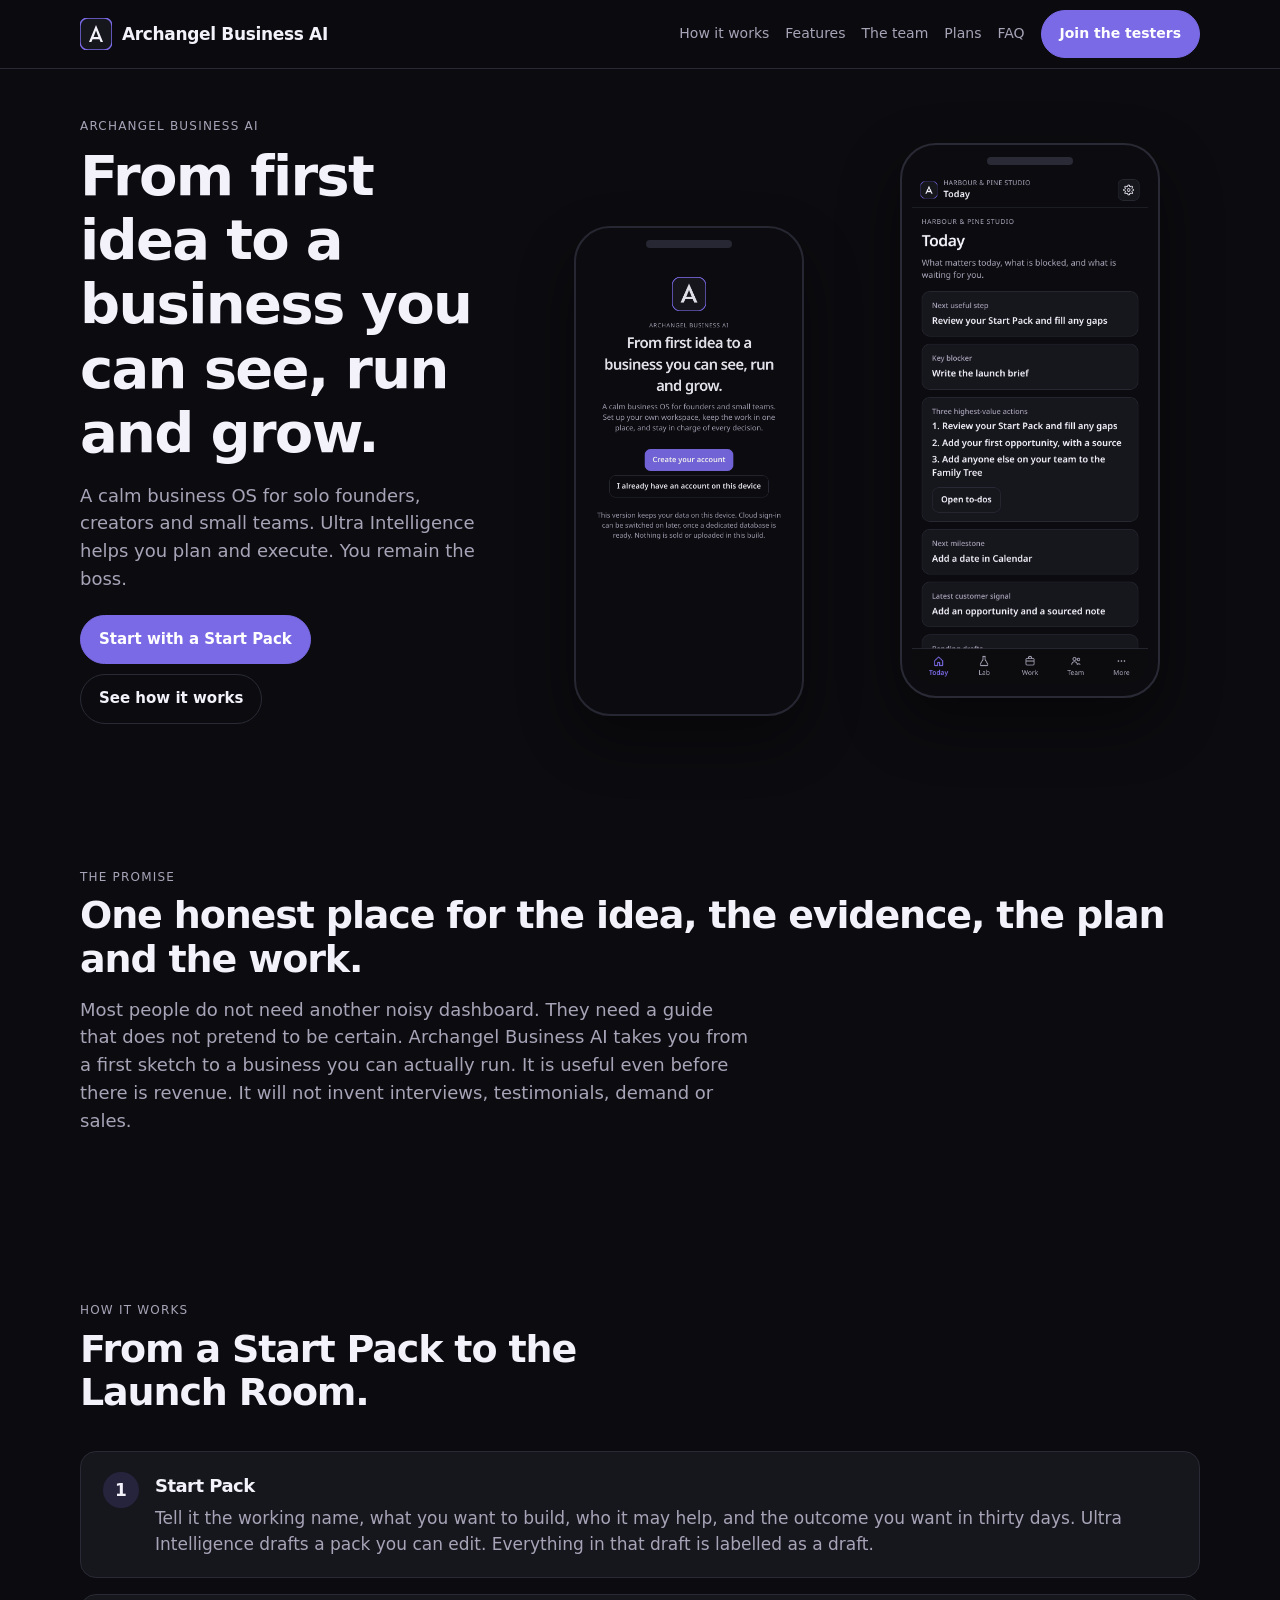
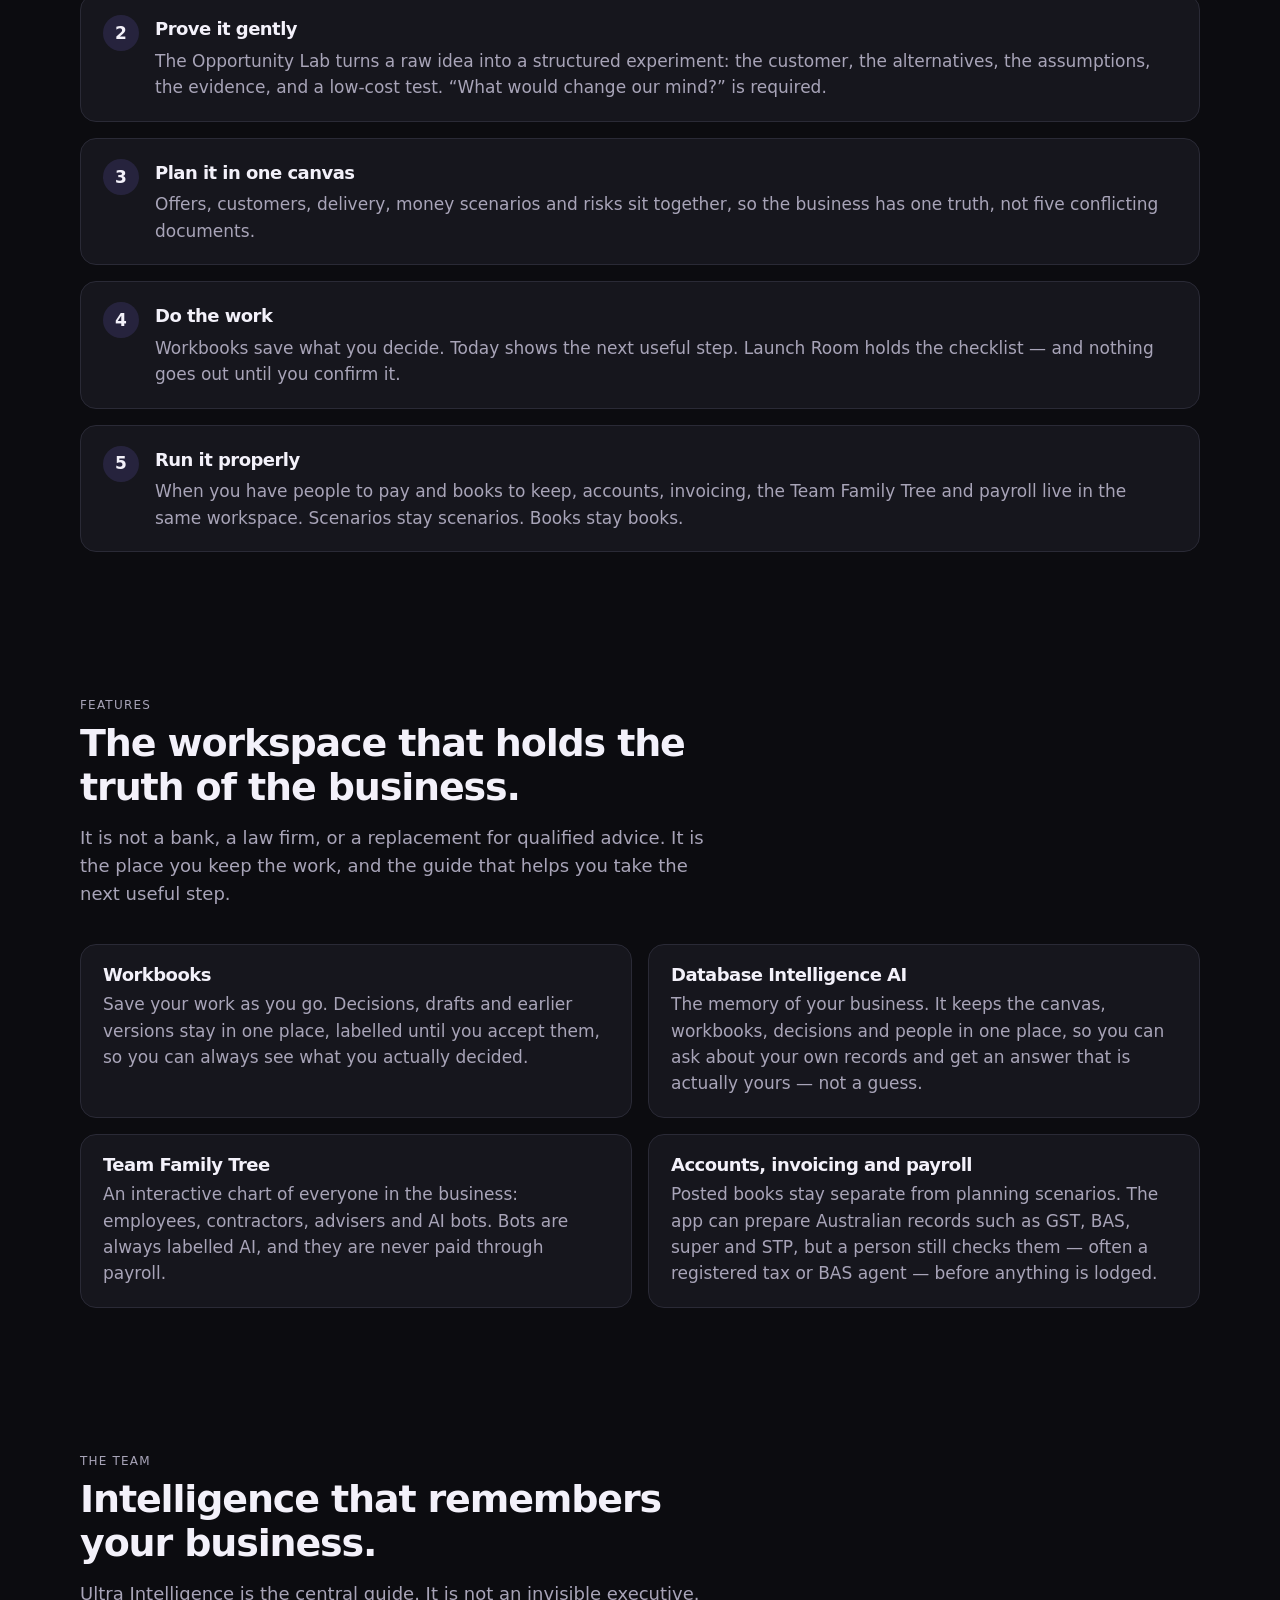
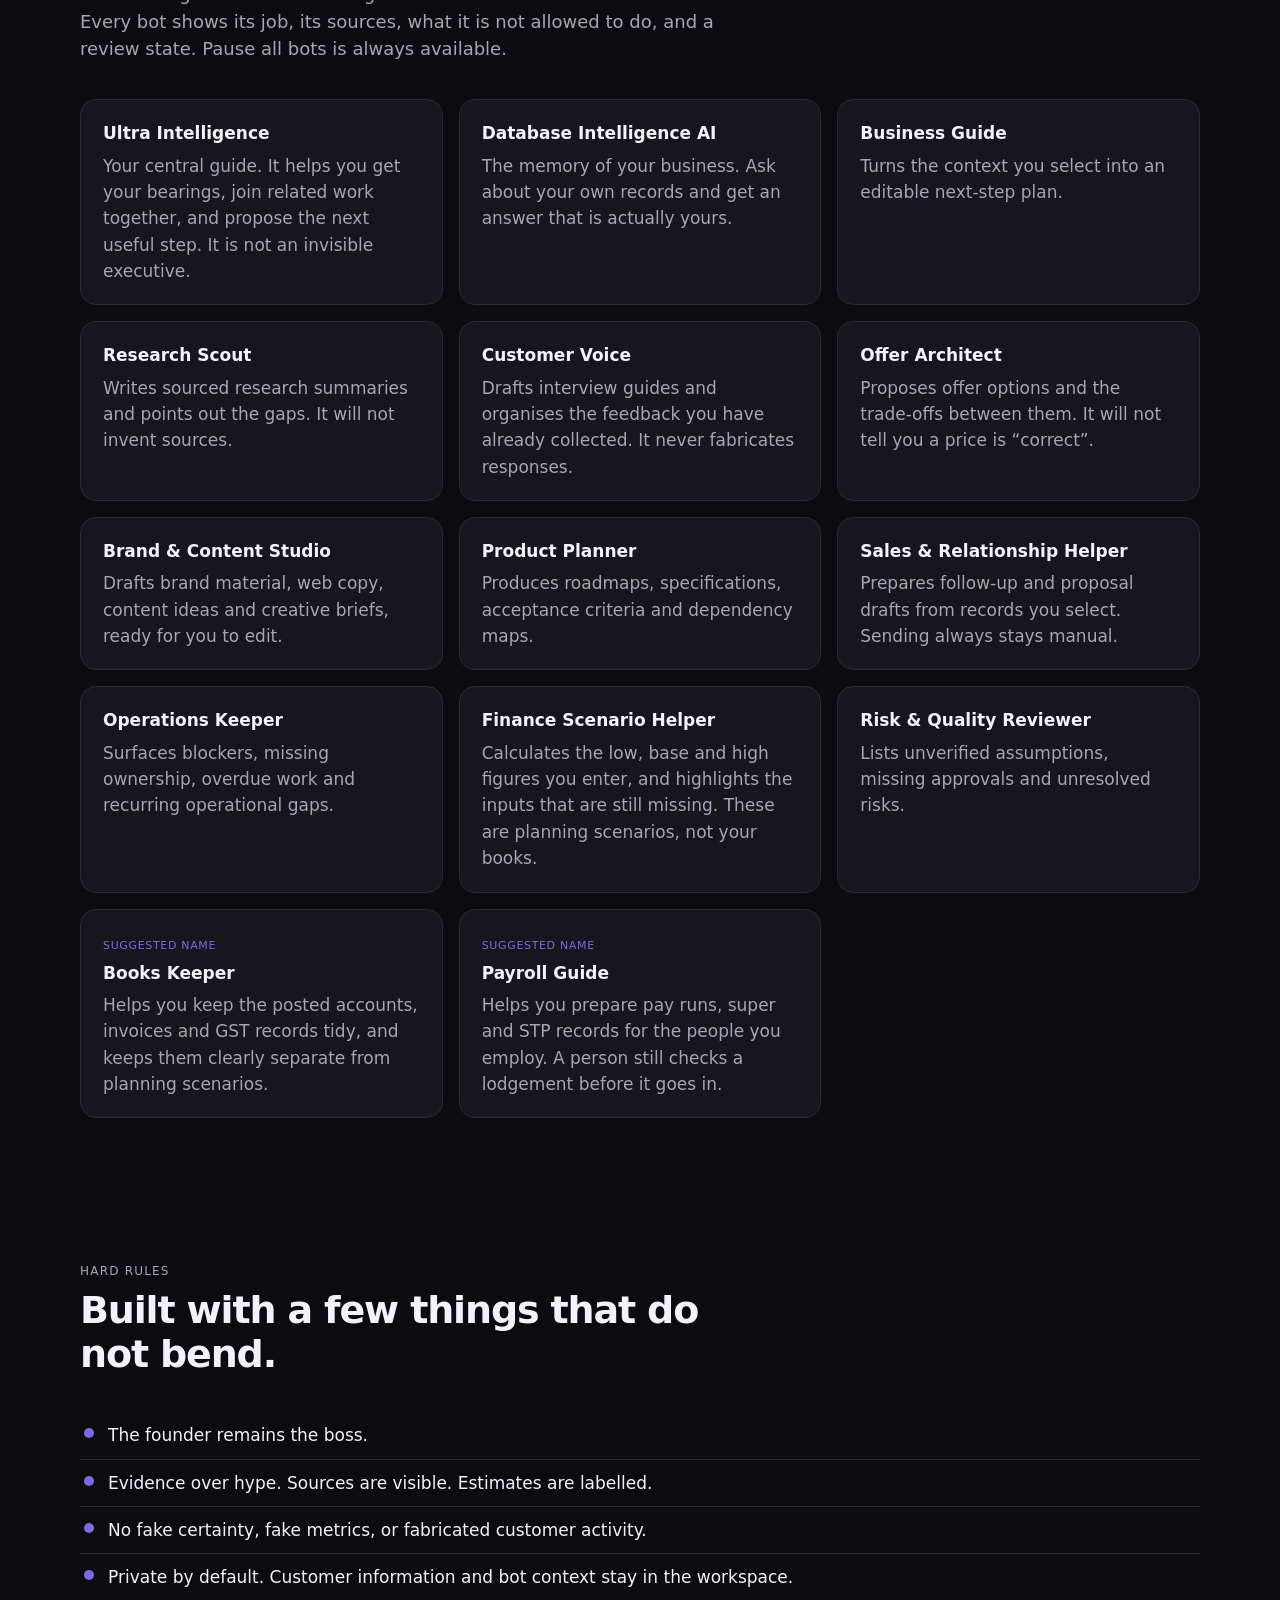
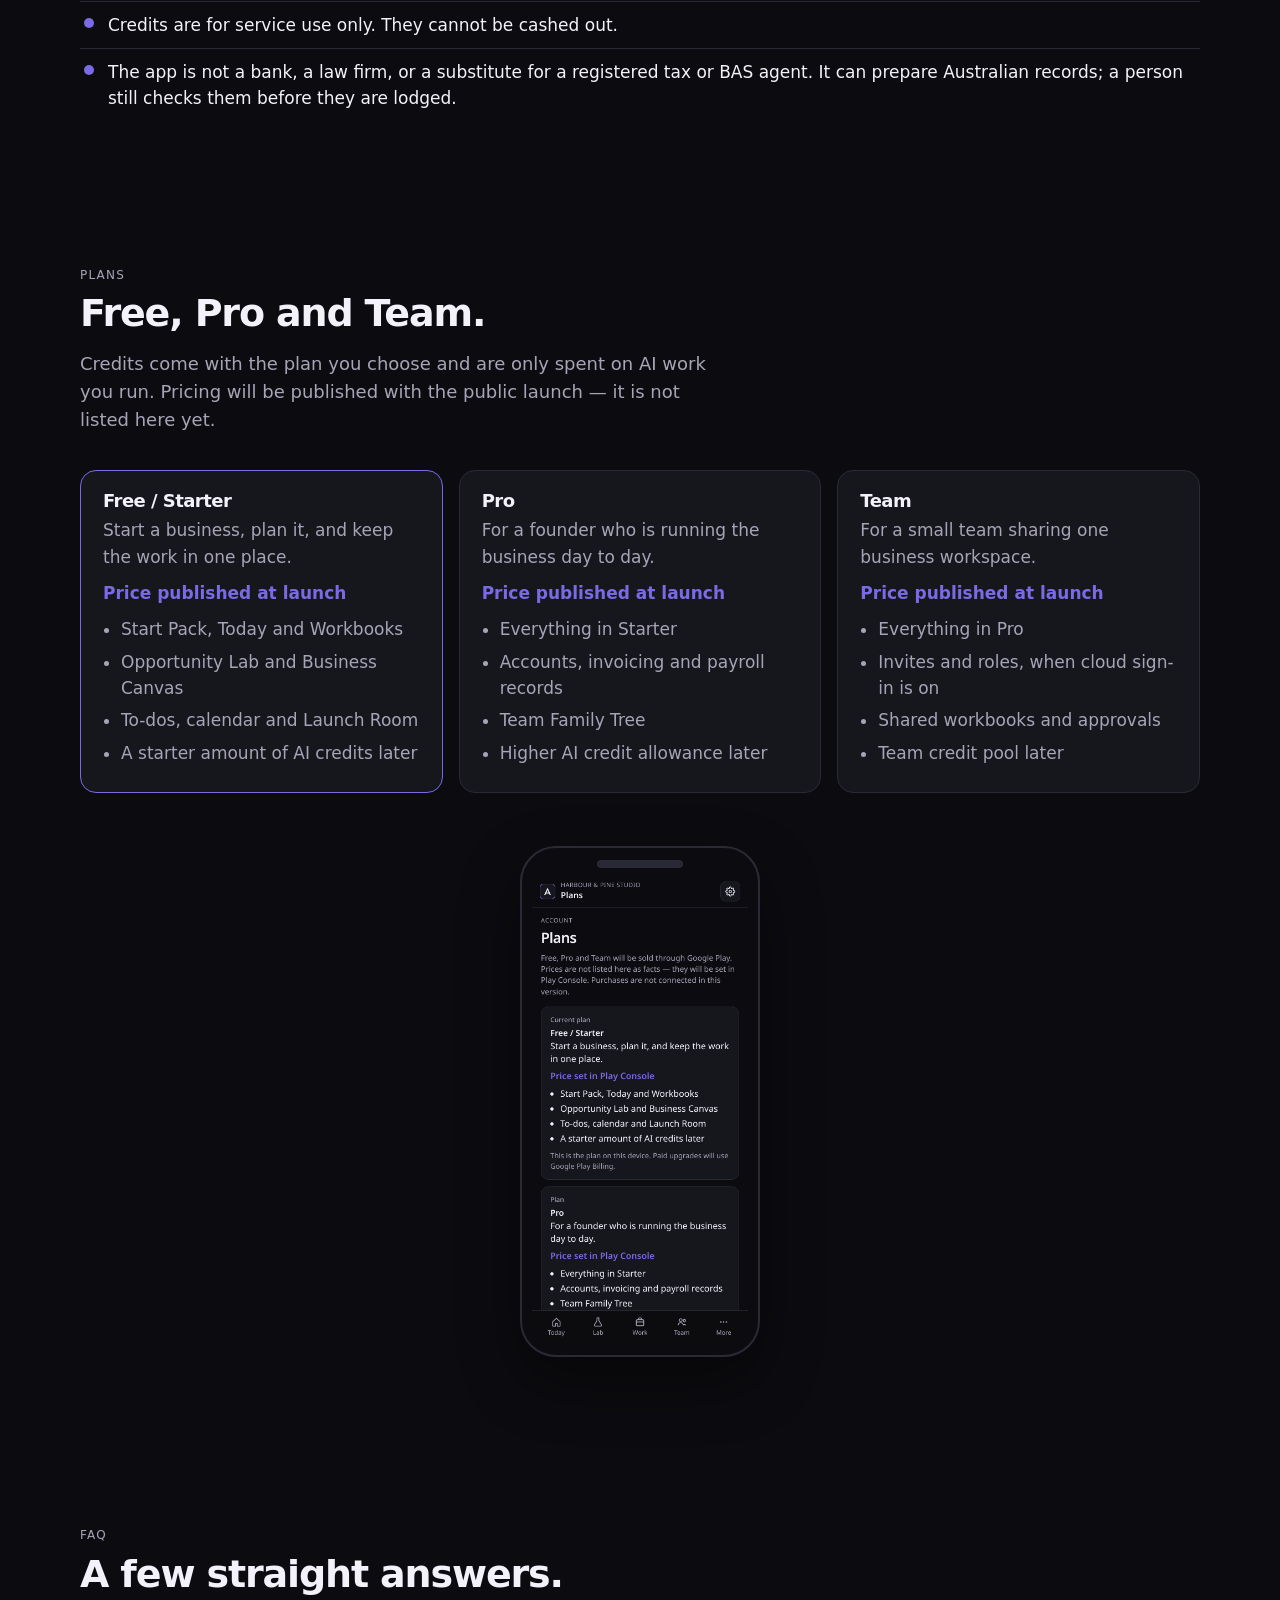
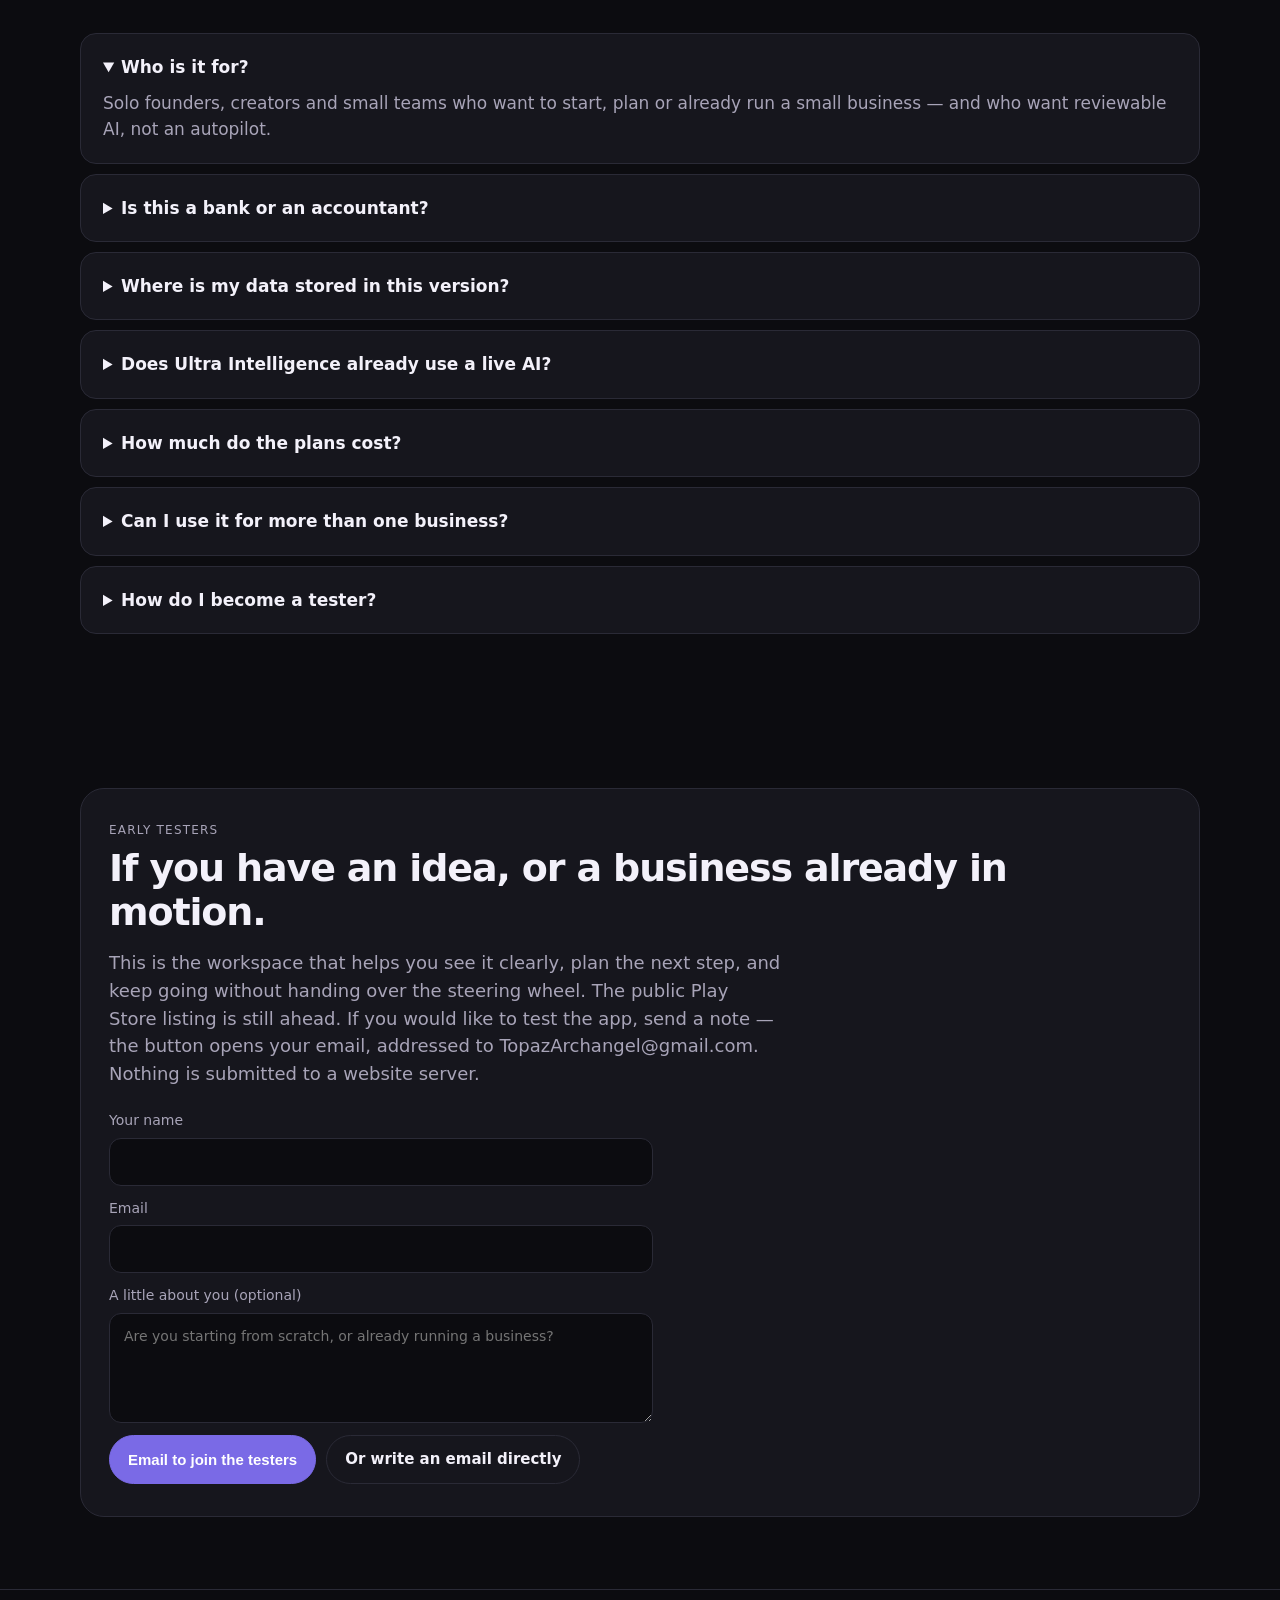
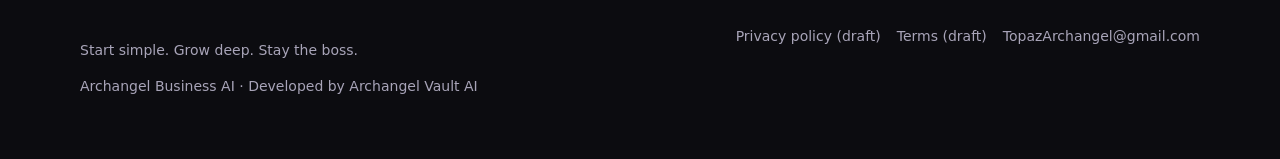
<file: index.html>
<!doctype html>
<html lang="en-AU">
  <head>
    <meta charset="utf-8" />
    <meta name="viewport" content="width=device-width, initial-scale=1" />
    <meta name="theme-color" content="#0C0C10" />
    <meta
      name="description"
      content="A calm business OS for solo founders, creators and small teams. From first idea to a business you can see, run and grow."
    />
    <title>Archangel Business AI — From first idea to a business you can see, run and grow</title>
    <link rel="icon" type="image/svg+xml" href="images/favicon.svg" />
    <link rel="stylesheet" href="styles.css" />
  </head>
  <body>
    <a class="skip" href="#main">Skip to content</a>
    <header class="nav">
      <div class="wrap nav-inner">
        <a class="brand" href="index.html">
          <svg viewBox="0 0 32 32" aria-hidden="true">
            <rect width="32" height="32" rx="8" fill="#16161D" stroke="#7A6AE6" stroke-width="1.5" />
            <path d="M9 24 16 7l7 17h-2.4l-1.2-2.8h-6.8L11.4 24H9zm4.6-5h4.8L16 12.4 13.6 19z" fill="#F3F1FA" />
          </svg>
          Archangel Business AI
        </a>
        <nav class="nav-links" aria-label="Primary">
          <a href="#how-it-works">How it works</a>
          <a href="#features">Features</a>
          <a href="#bots">The team</a>
          <a href="#plans">Plans</a>
          <a href="#faq">FAQ</a>
          <a class="btn primary" href="#testers">Join the testers</a>
        </nav>
      </div>
    </header>

    <main id="main">
      <div class="wrap">
        <section class="hero">
          <div>
            <p class="kicker">Archangel Business AI</p>
            <h1>From first idea to a business you can see, run and grow.</h1>
            <p class="lede">
              A calm business OS for solo founders, creators and small teams. Ultra Intelligence
              helps you plan and execute. You remain the boss.
            </p>
            <div class="actions">
              <a class="btn primary" href="#testers">Start with a Start Pack</a>
              <a class="btn ghost" href="#how-it-works">See how it works</a>
            </div>
          </div>
          <div class="phones" aria-hidden="false">
            <figure class="phone back">
              <div class="notch"></div>
              <img
                src="images/screen-welcome.png"
                width="390"
                height="844"
                alt="The Archangel Business AI welcome screen, with the line: from first idea to a business you can see, run and grow."
              />
            </figure>
            <figure class="phone">
              <div class="notch"></div>
              <img
                src="images/screen-today.png"
                width="390"
                height="844"
                alt="The Today home screen, showing the next useful step and three actions for a business workspace."
              />
            </figure>
          </div>
        </section>
      </div>

      <div class="wrap">
        <section id="promise">
          <p class="kicker">The promise</p>
          <h2>One honest place for the idea, the evidence, the plan and the work.</h2>
          <p class="lede">
            Most people do not need another noisy dashboard. They need a guide that does not pretend
            to be certain. Archangel Business AI takes you from a first sketch to a business you can
            actually run. It is useful even before there is revenue. It will not invent interviews,
            testimonials, demand or sales.
          </p>
        </section>

        <section id="how-it-works">
          <div class="section-head">
            <p class="kicker">How it works</p>
            <h2>From a Start Pack to the Launch Room.</h2>
          </div>
          <div class="steps">
            <article class="step">
              <div class="num">1</div>
              <div>
                <h3>Start Pack</h3>
                <p>
                  Tell it the working name, what you want to build, who it may help, and the outcome
                  you want in thirty days. Ultra Intelligence drafts a pack you can edit. Everything
                  in that draft is labelled as a draft.
                </p>
              </div>
            </article>
            <article class="step">
              <div class="num">2</div>
              <div>
                <h3>Prove it gently</h3>
                <p>
                  The Opportunity Lab turns a raw idea into a structured experiment: the customer,
                  the alternatives, the assumptions, the evidence, and a low-cost test. “What would
                  change our mind?” is required.
                </p>
              </div>
            </article>
            <article class="step">
              <div class="num">3</div>
              <div>
                <h3>Plan it in one canvas</h3>
                <p>
                  Offers, customers, delivery, money scenarios and risks sit together, so the
                  business has one truth, not five conflicting documents.
                </p>
              </div>
            </article>
            <article class="step">
              <div class="num">4</div>
              <div>
                <h3>Do the work</h3>
                <p>
                  Workbooks save what you decide. Today shows the next useful step. Launch Room holds
                  the checklist — and nothing goes out until you confirm it.
                </p>
              </div>
            </article>
            <article class="step">
              <div class="num">5</div>
              <div>
                <h3>Run it properly</h3>
                <p>
                  When you have people to pay and books to keep, accounts, invoicing, the Team Family
                  Tree and payroll live in the same workspace. Scenarios stay scenarios. Books stay
                  books.
                </p>
              </div>
            </article>
          </div>
        </section>

        <section id="features">
          <div class="section-head">
            <p class="kicker">Features</p>
            <h2>The workspace that holds the truth of the business.</h2>
            <p class="lede">
              It is not a bank, a law firm, or a replacement for qualified advice. It is the place
              you keep the work, and the guide that helps you take the next useful step.
            </p>
          </div>
          <div class="grid-2">
            <article class="card">
              <h3>Workbooks</h3>
              <p>
                Save your work as you go. Decisions, drafts and earlier versions stay in one place,
                labelled until you accept them, so you can always see what you actually decided.
              </p>
            </article>
            <article class="card">
              <h3>Database Intelligence AI</h3>
              <p>
                The memory of your business. It keeps the canvas, workbooks, decisions and people in
                one place, so you can ask about your own records and get an answer that is actually
                yours — not a guess.
              </p>
            </article>
            <article class="card">
              <h3>Team Family Tree</h3>
              <p>
                An interactive chart of everyone in the business: employees, contractors, advisers
                and AI bots. Bots are always labelled AI, and they are never paid through payroll.
              </p>
            </article>
            <article class="card">
              <h3>Accounts, invoicing and payroll</h3>
              <p>
                Posted books stay separate from planning scenarios. The app can prepare Australian
                records such as GST, BAS, super and STP, but a person still checks them — often a
                registered tax or BAS agent — before anything is lodged.
              </p>
            </article>
          </div>
        </section>

        <section id="bots">
          <div class="section-head">
            <p class="kicker">The team</p>
            <h2>Intelligence that remembers your business.</h2>
            <p class="lede">
              Ultra Intelligence is the central guide. It is not an invisible executive. Every bot
              shows its job, its sources, what it is not allowed to do, and a review state. Pause
              all bots is always available.
            </p>
          </div>
          <div class="bots">
            <article class="bot">
              <strong>Ultra Intelligence</strong>
              <p>Your central guide. It helps you get your bearings, join related work together, and propose the next useful step. It is not an invisible executive.</p>
            </article>
            <article class="bot">
              <strong>Database Intelligence AI</strong>
              <p>The memory of your business. Ask about your own records and get an answer that is actually yours.</p>
            </article>
            <article class="bot">
              <strong>Business Guide</strong>
              <p>Turns the context you select into an editable next-step plan.</p>
            </article>
            <article class="bot">
              <strong>Research Scout</strong>
              <p>Writes sourced research summaries and points out the gaps. It will not invent sources.</p>
            </article>
            <article class="bot">
              <strong>Customer Voice</strong>
              <p>Drafts interview guides and organises the feedback you have already collected. It never fabricates responses.</p>
            </article>
            <article class="bot">
              <strong>Offer Architect</strong>
              <p>Proposes offer options and the trade-offs between them. It will not tell you a price is “correct”.</p>
            </article>
            <article class="bot">
              <strong>Brand &amp; Content Studio</strong>
              <p>Drafts brand material, web copy, content ideas and creative briefs, ready for you to edit.</p>
            </article>
            <article class="bot">
              <strong>Product Planner</strong>
              <p>Produces roadmaps, specifications, acceptance criteria and dependency maps.</p>
            </article>
            <article class="bot">
              <strong>Sales &amp; Relationship Helper</strong>
              <p>Prepares follow-up and proposal drafts from records you select. Sending always stays manual.</p>
            </article>
            <article class="bot">
              <strong>Operations Keeper</strong>
              <p>Surfaces blockers, missing ownership, overdue work and recurring operational gaps.</p>
            </article>
            <article class="bot">
              <strong>Finance Scenario Helper</strong>
              <p>Calculates the low, base and high figures you enter, and highlights the inputs that are still missing. These are planning scenarios, not your books.</p>
            </article>
            <article class="bot">
              <strong>Risk &amp; Quality Reviewer</strong>
              <p>Lists unverified assumptions, missing approvals and unresolved risks.</p>
            </article>
            <article class="bot">
              <span class="tag">Suggested name</span>
              <strong>Books Keeper</strong>
              <p>Helps you keep the posted accounts, invoices and GST records tidy, and keeps them clearly separate from planning scenarios.</p>
            </article>
            <article class="bot">
              <span class="tag">Suggested name</span>
              <strong>Payroll Guide</strong>
              <p>Helps you prepare pay runs, super and STP records for the people you employ. A person still checks a lodgement before it goes in.</p>
            </article>
          </div>
        </section>

        <section id="rules">
          <div class="section-head">
            <p class="kicker">Hard rules</p>
            <h2>Built with a few things that do not bend.</h2>
          </div>
          <ul class="rules">
            <li>The founder remains the boss.</li>
            <li>Evidence over hype. Sources are visible. Estimates are labelled.</li>
            <li>No fake certainty, fake metrics, or fabricated customer activity.</li>
            <li>Private by default. Customer information and bot context stay in the workspace.</li>
            <li>Credits are for service use only. They cannot be cashed out.</li>
            <li>The app is not a bank, a law firm, or a substitute for a registered tax or BAS agent. It can prepare Australian records; a person still checks them before they are lodged.</li>
          </ul>
        </section>

        <section id="plans">
          <div class="section-head">
            <p class="kicker">Plans</p>
            <h2>Free, Pro and Team.</h2>
            <p class="lede">
              Credits come with the plan you choose and are only spent on AI work you run. Pricing
              will be published with the public launch — it is not listed here yet.
            </p>
          </div>
          <div class="grid-3">
            <article class="plan current">
              <h3>Free / Starter</h3>
              <p>Start a business, plan it, and keep the work in one place.</p>
              <p class="price">Price published at launch</p>
              <ul>
                <li>Start Pack, Today and Workbooks</li>
                <li>Opportunity Lab and Business Canvas</li>
                <li>To-dos, calendar and Launch Room</li>
                <li>A starter amount of AI credits later</li>
              </ul>
            </article>
            <article class="plan">
              <h3>Pro</h3>
              <p>For a founder who is running the business day to day.</p>
              <p class="price">Price published at launch</p>
              <ul>
                <li>Everything in Starter</li>
                <li>Accounts, invoicing and payroll records</li>
                <li>Team Family Tree</li>
                <li>Higher AI credit allowance later</li>
              </ul>
            </article>
            <article class="plan">
              <h3>Team</h3>
              <p>For a small team sharing one business workspace.</p>
              <p class="price">Price published at launch</p>
              <ul>
                <li>Everything in Pro</li>
                <li>Invites and roles, when cloud sign-in is on</li>
                <li>Shared workbooks and approvals</li>
                <li>Team credit pool later</li>
              </ul>
            </article>
          </div>
          <div class="feature-visual" style="margin-top: 36px">
            <figure class="phone">
              <div class="notch"></div>
              <img
                src="images/screen-plans.png"
                width="390"
                height="844"
                alt="The in-app Plans screen, showing Free, Pro and Team with prices to be set at public launch."
              />
            </figure>
          </div>
        </section>

        <section id="faq">
          <div class="section-head">
            <p class="kicker">FAQ</p>
            <h2>A few straight answers.</h2>
          </div>
          <div class="faq">
            <details open>
              <summary>Who is it for?</summary>
              <p>
                Solo founders, creators and small teams who want to start, plan or already run a
                small business — and who want reviewable AI, not an autopilot.
              </p>
            </details>
            <details>
              <summary>Is this a bank or an accountant?</summary>
              <p>
                No. The app is not a bank, a law firm, or a substitute for a registered tax or BAS
                agent. It can prepare Australian records such as GST, BAS, super and STP. A person
                still checks them before they are lodged.
              </p>
            </details>
            <details>
              <summary>Where is my data stored in this version?</summary>
              <p>
                In version 0.2, your account and business workspace stay on your device. You can
                export a JSON copy or delete your data from Settings. Cloud sign-in can be switched
                on later, and will be described in an updated privacy policy first.
              </p>
            </details>
            <details>
              <summary>Does Ultra Intelligence already use a live AI?</summary>
              <p>
                Not in the current tester build. The guide and the bot team are in the product, and
                the chat space is there, but a live model is not connected yet. Drafts will stay
                labelled, and nothing will be sent or published without your confirmation, when that
                connection arrives.
              </p>
            </details>
            <details>
              <summary>How much do the plans cost?</summary>
              <p>
                Prices are not listed yet. They will be published with the public launch and set in
                the Play Console for a Play Store listing. Credits are only for service use and
                cannot be cashed out.
              </p>
            </details>
            <details>
              <summary>Can I use it for more than one business?</summary>
              <p>
                Yes. You set up your own account, then one or more businesses, and you can switch
                between them in the app.
              </p>
            </details>
            <details>
              <summary>How do I become a tester?</summary>
              <p>
                Use the form below. It opens an email to TopazArchangel@gmail.com. There is no
                sign-up server on this website.
              </p>
            </details>
          </div>
        </section>

        <section id="testers">
          <div class="tester">
            <p class="kicker">Early testers</p>
            <h2>If you have an idea, or a business already in motion.</h2>
            <p class="lede">
              This is the workspace that helps you see it clearly, plan the next step, and keep
              going without handing over the steering wheel. The public Play Store listing is still
              ahead. If you would like to test the app, send a note — the button opens your email,
              addressed to TopazArchangel@gmail.com. Nothing is submitted to a website server.
            </p>
            <form id="tester-form">
              <label>
                Your name
                <input name="name" type="text" required autocomplete="name" />
              </label>
              <label>
                Email
                <input name="email" type="email" required autocomplete="email" />
              </label>
              <label>
                A little about you (optional)
                <textarea name="message" placeholder="Are you starting from scratch, or already running a business?"></textarea>
              </label>
              <div class="actions">
                <button class="btn primary" type="submit">Email to join the testers</button>
                <a class="btn ghost" href="mailto:TopazArchangel@gmail.com?subject=Archangel%20Business%20AI%20tester">Or write an email directly</a>
              </div>
            </form>
          </div>
        </section>
      </div>
    </main>

    <footer class="footer">
      <div class="wrap footer-row">
        <div>
          <p>Start simple. Grow deep. Stay the boss.</p>
          <p>Archangel Business AI · Developed by Archangel Vault AI</p>
        </div>
        <nav aria-label="Footer">
          <a href="privacy.html">Privacy policy (draft)</a>
          <a href="terms.html">Terms (draft)</a>
          <a href="mailto:TopazArchangel@gmail.com">TopazArchangel@gmail.com</a>
        </nav>
      </div>
    </footer>
    <script>
      document.getElementById("tester-form").addEventListener("submit", function (event) {
        event.preventDefault();
        var data = new FormData(event.target);
        var body =
          "Name: " +
          data.get("name") +
          "\nEmail: " +
          data.get("email") +
          "\n\n" +
          (data.get("message") || "");
        var href =
          "mailto:TopazArchangel@gmail.com?subject=" +
          encodeURIComponent("Archangel Business AI tester") +
          "&body=" +
          encodeURIComponent(body);
        window.location.href = href;
      });
    </script>
  </body>
</html>
</file>
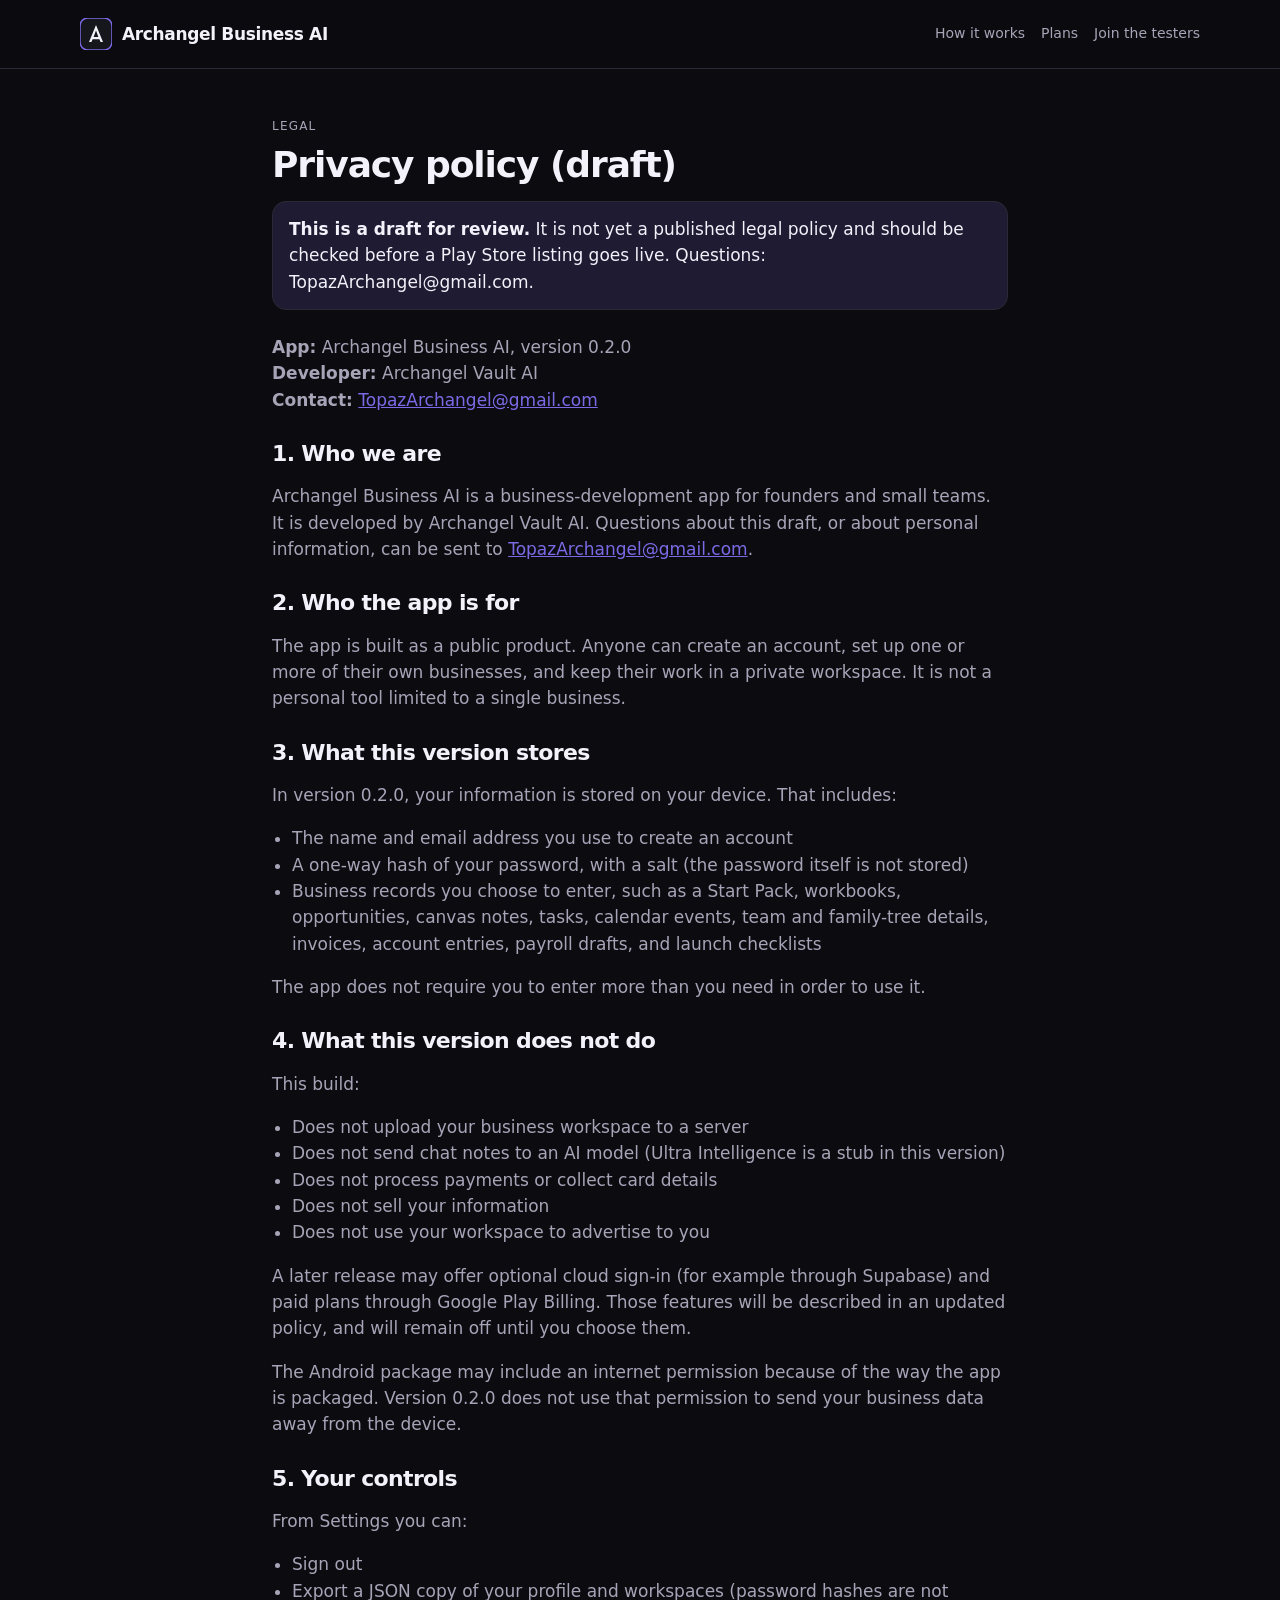
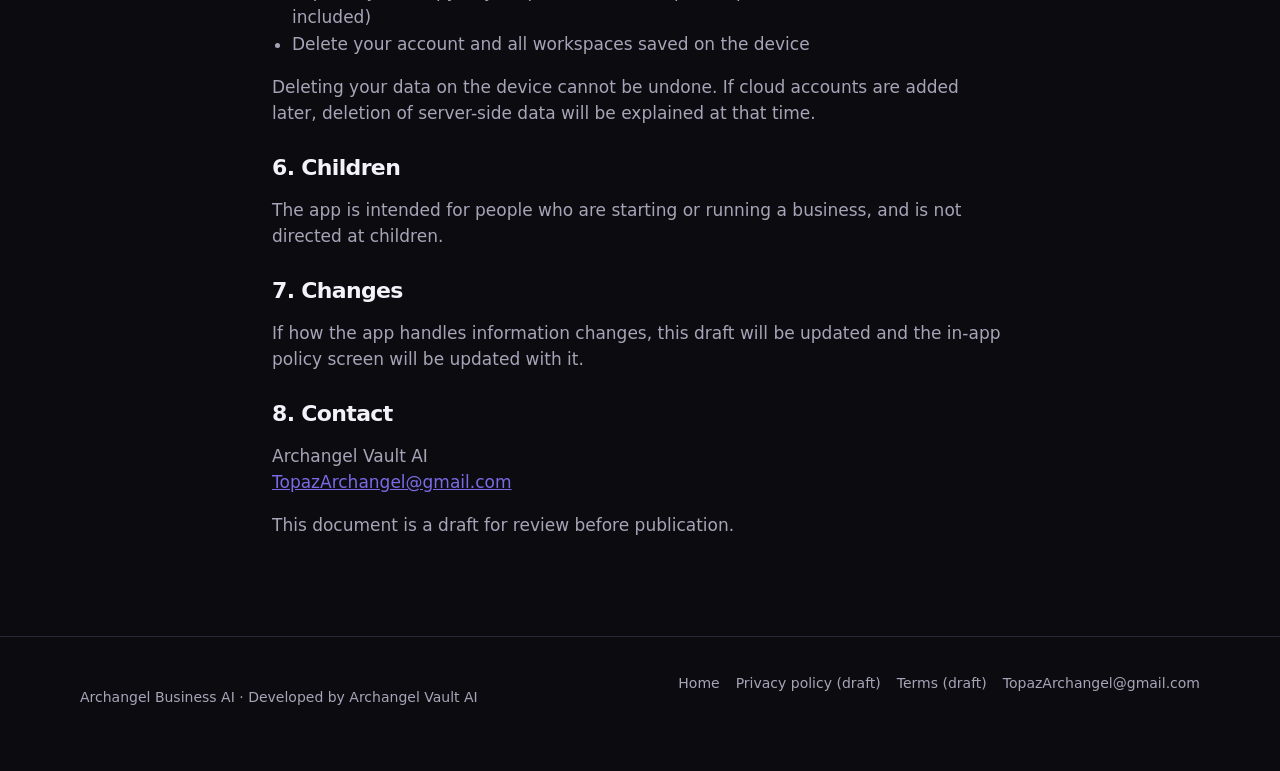
<file: privacy.html>
<!doctype html>
<html lang="en-AU">
  <head>
    <meta charset="utf-8" />
    <meta name="viewport" content="width=device-width, initial-scale=1" />
    <meta name="theme-color" content="#0C0C10" />
    <meta name="description" content="Draft privacy policy for Archangel Business AI. This is not yet a published legal policy." />
    <title>Privacy policy (draft) — Archangel Business AI</title>
    <link rel="icon" type="image/svg+xml" href="images/favicon.svg" />
    <link rel="stylesheet" href="styles.css" />
  </head>
  <body>
    <a class="skip" href="#main">Skip to content</a>
    <header class="nav">
      <div class="wrap nav-inner">
        <a class="brand" href="index.html">
          <svg viewBox="0 0 32 32" aria-hidden="true">
            <rect width="32" height="32" rx="8" fill="#16161D" stroke="#7A6AE6" stroke-width="1.5" />
            <path d="M9 24 16 7l7 17h-2.4l-1.2-2.8h-6.8L11.4 24H9zm4.6-5h4.8L16 12.4 13.6 19z" fill="#F3F1FA" />
          </svg>
          Archangel Business AI
        </a>
        <nav class="nav-links" aria-label="Primary">
          <a href="index.html#how-it-works">How it works</a>
          <a href="index.html#plans">Plans</a>
          <a href="index.html#testers">Join the testers</a>
        </nav>
      </div>
    </header>
    <main id="main" class="wrap legal">
      <p class="kicker">Legal</p>
      <h1>Privacy policy (draft)</h1>
      <div class="draft-banner">
        <strong>This is a draft for review.</strong> It is not yet a published legal policy and should
        be checked before a Play Store listing goes live. Questions: TopazArchangel@gmail.com.
      </div>
      <p><strong>App:</strong> Archangel Business AI, version 0.2.0<br />
        <strong>Developer:</strong> Archangel Vault AI<br />
        <strong>Contact:</strong> <a href="mailto:TopazArchangel@gmail.com">TopazArchangel@gmail.com</a></p>

      <h2>1. Who we are</h2>
      <p>
        Archangel Business AI is a business-development app for founders and small teams. It is
        developed by Archangel Vault AI. Questions about this draft, or about personal information,
        can be sent to <a href="mailto:TopazArchangel@gmail.com">TopazArchangel@gmail.com</a>.
      </p>

      <h2>2. Who the app is for</h2>
      <p>
        The app is built as a public product. Anyone can create an account, set up one or more of
        their own businesses, and keep their work in a private workspace. It is not a personal tool
        limited to a single business.
      </p>

      <h2>3. What this version stores</h2>
      <p>In version 0.2.0, your information is stored on your device. That includes:</p>
      <ul>
        <li>The name and email address you use to create an account</li>
        <li>A one-way hash of your password, with a salt (the password itself is not stored)</li>
        <li>Business records you choose to enter, such as a Start Pack, workbooks, opportunities, canvas notes, tasks, calendar events, team and family-tree details, invoices, account entries, payroll drafts, and launch checklists</li>
      </ul>
      <p>The app does not require you to enter more than you need in order to use it.</p>

      <h2>4. What this version does not do</h2>
      <p>This build:</p>
      <ul>
        <li>Does not upload your business workspace to a server</li>
        <li>Does not send chat notes to an AI model (Ultra Intelligence is a stub in this version)</li>
        <li>Does not process payments or collect card details</li>
        <li>Does not sell your information</li>
        <li>Does not use your workspace to advertise to you</li>
      </ul>
      <p>
        A later release may offer optional cloud sign-in (for example through Supabase) and paid plans
        through Google Play Billing. Those features will be described in an updated policy, and will
        remain off until you choose them.
      </p>
      <p>
        The Android package may include an internet permission because of the way the app is packaged.
        Version 0.2.0 does not use that permission to send your business data away from the device.
      </p>

      <h2>5. Your controls</h2>
      <p>From Settings you can:</p>
      <ul>
        <li>Sign out</li>
        <li>Export a JSON copy of your profile and workspaces (password hashes are not included)</li>
        <li>Delete your account and all workspaces saved on the device</li>
      </ul>
      <p>
        Deleting your data on the device cannot be undone. If cloud accounts are added later, deletion
        of server-side data will be explained at that time.
      </p>

      <h2>6. Children</h2>
      <p>
        The app is intended for people who are starting or running a business, and is not directed at
        children.
      </p>

      <h2>7. Changes</h2>
      <p>
        If how the app handles information changes, this draft will be updated and the in-app policy
        screen will be updated with it.
      </p>

      <h2>8. Contact</h2>
      <p>Archangel Vault AI<br />
        <a href="mailto:TopazArchangel@gmail.com">TopazArchangel@gmail.com</a></p>
      <p>This document is a draft for review before publication.</p>
    </main>
    <footer class="footer">
      <div class="wrap footer-row">
        <div>
          <p>Archangel Business AI · Developed by Archangel Vault AI</p>
        </div>
        <nav aria-label="Footer">
          <a href="index.html">Home</a>
          <a href="privacy.html">Privacy policy (draft)</a>
          <a href="terms.html">Terms (draft)</a>
          <a href="mailto:TopazArchangel@gmail.com">TopazArchangel@gmail.com</a>
        </nav>
      </div>
    </footer>
  </body>
</html>
</file>
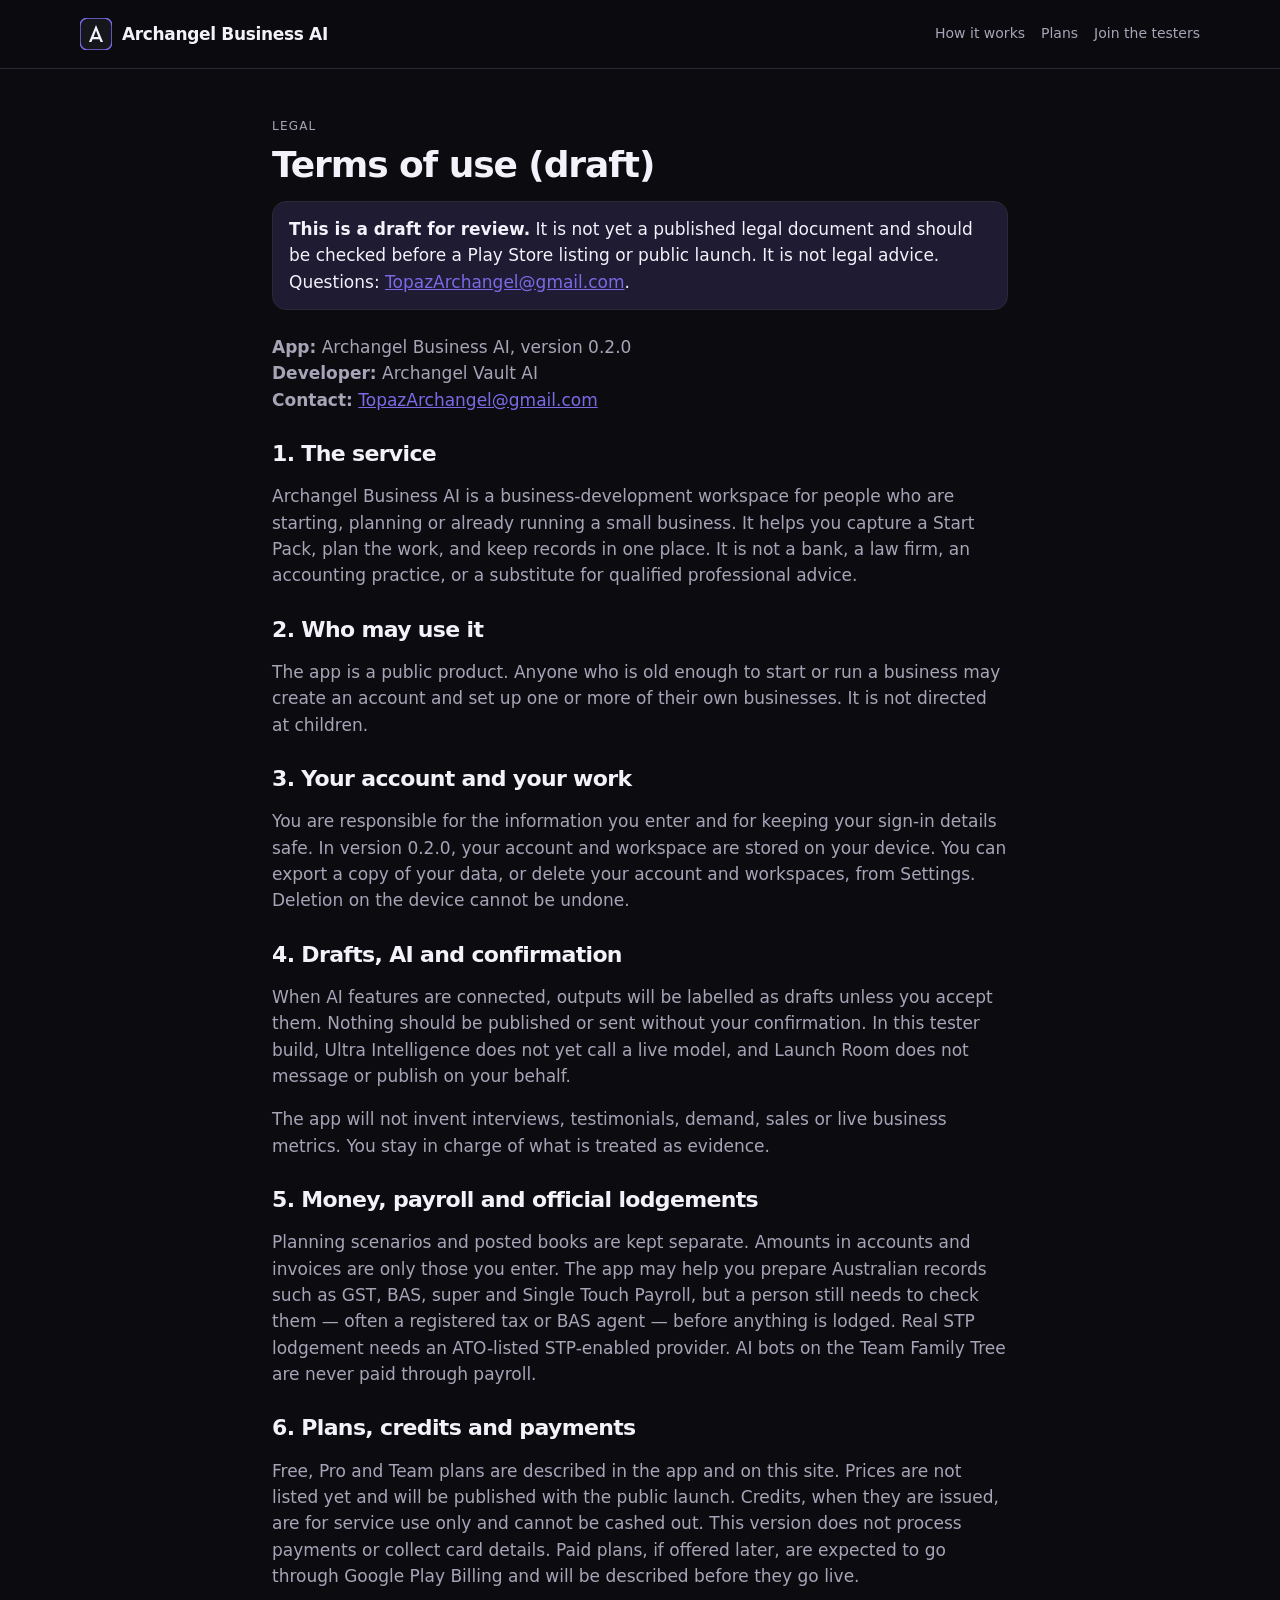
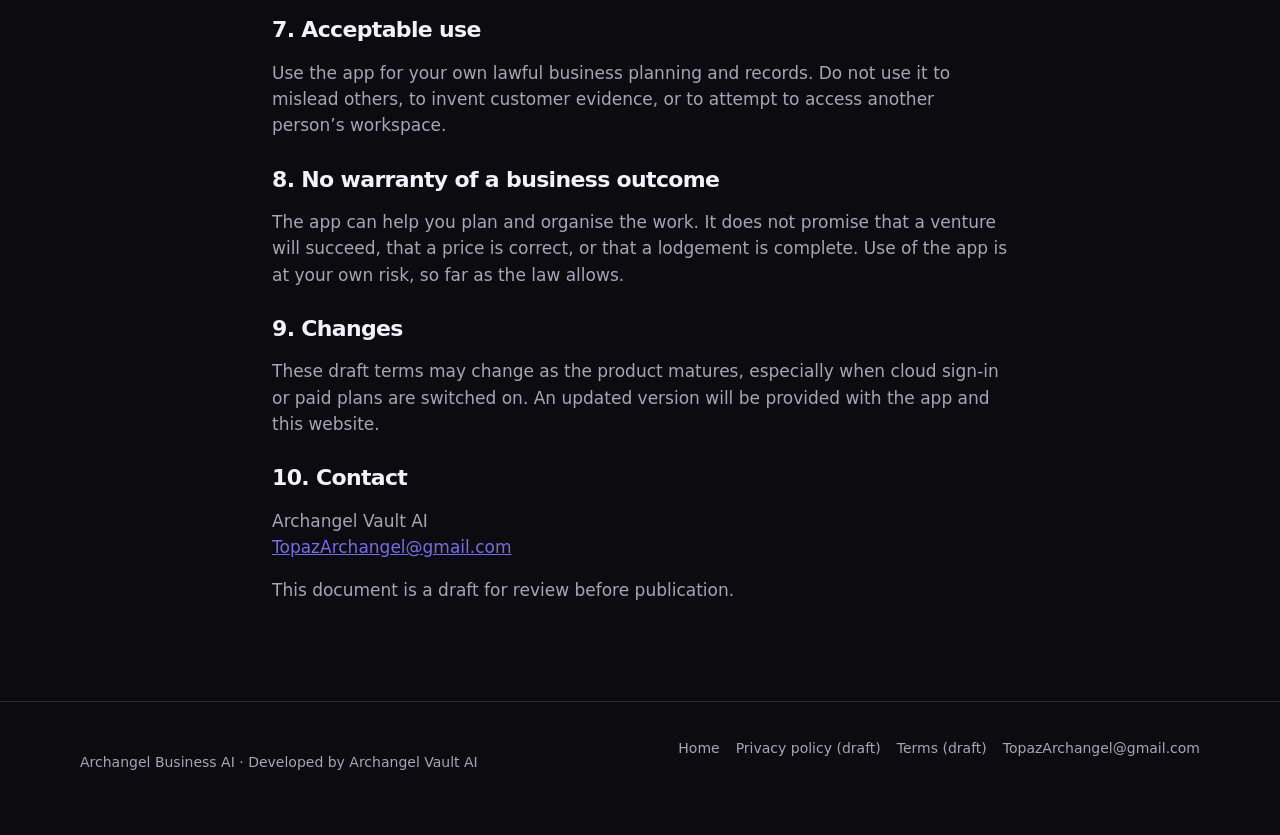
<file: terms.html>
<!doctype html>
<html lang="en-AU">
  <head>
    <meta charset="utf-8" />
    <meta name="viewport" content="width=device-width, initial-scale=1" />
    <meta name="theme-color" content="#0C0C10" />
    <meta name="description" content="Draft terms of use for Archangel Business AI. This is not yet a published legal document." />
    <title>Terms of use (draft) — Archangel Business AI</title>
    <link rel="icon" type="image/svg+xml" href="images/favicon.svg" />
    <link rel="stylesheet" href="styles.css" />
  </head>
  <body>
    <a class="skip" href="#main">Skip to content</a>
    <header class="nav">
      <div class="wrap nav-inner">
        <a class="brand" href="index.html">
          <svg viewBox="0 0 32 32" aria-hidden="true">
            <rect width="32" height="32" rx="8" fill="#16161D" stroke="#7A6AE6" stroke-width="1.5" />
            <path d="M9 24 16 7l7 17h-2.4l-1.2-2.8h-6.8L11.4 24H9zm4.6-5h4.8L16 12.4 13.6 19z" fill="#F3F1FA" />
          </svg>
          Archangel Business AI
        </a>
        <nav class="nav-links" aria-label="Primary">
          <a href="index.html#how-it-works">How it works</a>
          <a href="index.html#plans">Plans</a>
          <a href="index.html#testers">Join the testers</a>
        </nav>
      </div>
    </header>
    <main id="main" class="wrap legal">
      <p class="kicker">Legal</p>
      <h1>Terms of use (draft)</h1>
      <div class="draft-banner">
        <strong>This is a draft for review.</strong> It is not yet a published legal document and
        should be checked before a Play Store listing or public launch. It is not legal advice.
        Questions: <a href="mailto:TopazArchangel@gmail.com">TopazArchangel@gmail.com</a>.
      </div>
      <p><strong>App:</strong> Archangel Business AI, version 0.2.0<br />
        <strong>Developer:</strong> Archangel Vault AI<br />
        <strong>Contact:</strong> <a href="mailto:TopazArchangel@gmail.com">TopazArchangel@gmail.com</a></p>

      <h2>1. The service</h2>
      <p>
        Archangel Business AI is a business-development workspace for people who are starting,
        planning or already running a small business. It helps you capture a Start Pack, plan the
        work, and keep records in one place. It is not a bank, a law firm, an accounting practice, or
        a substitute for qualified professional advice.
      </p>

      <h2>2. Who may use it</h2>
      <p>
        The app is a public product. Anyone who is old enough to start or run a business may create
        an account and set up one or more of their own businesses. It is not directed at children.
      </p>

      <h2>3. Your account and your work</h2>
      <p>
        You are responsible for the information you enter and for keeping your sign-in details safe.
        In version 0.2.0, your account and workspace are stored on your device. You can export a
        copy of your data, or delete your account and workspaces, from Settings. Deletion on the
        device cannot be undone.
      </p>

      <h2>4. Drafts, AI and confirmation</h2>
      <p>
        When AI features are connected, outputs will be labelled as drafts unless you accept them.
        Nothing should be published or sent without your confirmation. In this tester build, Ultra
        Intelligence does not yet call a live model, and Launch Room does not message or publish on
        your behalf.
      </p>
      <p>
        The app will not invent interviews, testimonials, demand, sales or live business metrics.
        You stay in charge of what is treated as evidence.
      </p>

      <h2>5. Money, payroll and official lodgements</h2>
      <p>
        Planning scenarios and posted books are kept separate. Amounts in accounts and invoices are
        only those you enter. The app may help you prepare Australian records such as GST, BAS, super
        and Single Touch Payroll, but a person still needs to check them — often a registered tax or
        BAS agent — before anything is lodged. Real STP lodgement needs an ATO-listed STP-enabled
        provider. AI bots on the Team Family Tree are never paid through payroll.
      </p>

      <h2>6. Plans, credits and payments</h2>
      <p>
        Free, Pro and Team plans are described in the app and on this site. Prices are not listed
        yet and will be published with the public launch. Credits, when they are issued, are for
        service use only and cannot be cashed out. This version does not process payments or collect
        card details. Paid plans, if offered later, are expected to go through Google Play Billing
        and will be described before they go live.
      </p>

      <h2>7. Acceptable use</h2>
      <p>
        Use the app for your own lawful business planning and records. Do not use it to mislead
        others, to invent customer evidence, or to attempt to access another person’s workspace.
      </p>

      <h2>8. No warranty of a business outcome</h2>
      <p>
        The app can help you plan and organise the work. It does not promise that a venture will
        succeed, that a price is correct, or that a lodgement is complete. Use of the app is at your
        own risk, so far as the law allows.
      </p>

      <h2>9. Changes</h2>
      <p>
        These draft terms may change as the product matures, especially when cloud sign-in or paid
        plans are switched on. An updated version will be provided with the app and this website.
      </p>

      <h2>10. Contact</h2>
      <p>Archangel Vault AI<br />
        <a href="mailto:TopazArchangel@gmail.com">TopazArchangel@gmail.com</a></p>
      <p>This document is a draft for review before publication.</p>
    </main>
    <footer class="footer">
      <div class="wrap footer-row">
        <div>
          <p>Archangel Business AI · Developed by Archangel Vault AI</p>
        </div>
        <nav aria-label="Footer">
          <a href="index.html">Home</a>
          <a href="privacy.html">Privacy policy (draft)</a>
          <a href="terms.html">Terms (draft)</a>
          <a href="mailto:TopazArchangel@gmail.com">TopazArchangel@gmail.com</a>
        </nav>
      </div>
    </footer>
  </body>
</html>
</file>
<file: styles.css>
:root {
  --bg: #0c0c10;
  --raised: #16161d;
  --line: #2a2a36;
  --violet: #7a6ae6;
  --violet-soft: rgba(122, 106, 230, 0.16);
  --white: #f3f1fa;
  --quiet: #a8a4b8;
  --radius: 16px;
  --max: 1120px;
  --nav-h: 68px;
  font-family: "Segoe UI", ui-sans-serif, system-ui, Roboto, "Helvetica Neue", Arial, sans-serif;
}

* { box-sizing: border-box; }
html { scroll-behavior: smooth; }
body {
  margin: 0;
  background: var(--bg);
  color: var(--white);
  line-height: 1.55;
  font-size: 17px;
}
img { max-width: 100%; height: auto; }
a { color: var(--violet); }
.skip {
  position: absolute;
  left: -999px;
  top: 0;
  background: var(--violet);
  color: #fff;
  padding: 8px 12px;
}
.skip:focus { left: 8px; z-index: 100; }

.wrap {
  width: min(var(--max), calc(100% - 40px));
  margin: 0 auto;
}

.nav {
  position: sticky;
  top: 0;
  z-index: 20;
  background: rgba(12, 12, 16, 0.92);
  border-bottom: 1px solid var(--line);
  backdrop-filter: blur(14px);
}
.nav-inner {
  display: flex;
  align-items: center;
  justify-content: space-between;
  gap: 16px;
  min-height: var(--nav-h);
  flex-wrap: wrap;
  padding: 8px 0;
}
.brand {
  display: flex;
  align-items: center;
  gap: 10px;
  color: var(--white);
  text-decoration: none;
  font-weight: 650;
  letter-spacing: -0.02em;
}
.brand svg { width: 32px; height: 32px; flex: none; }
.nav-links {
  display: flex;
  flex-wrap: wrap;
  gap: 8px 16px;
  align-items: center;
}
.nav-links a {
  color: var(--quiet);
  text-decoration: none;
  font-size: 14px;
}
.nav-links a:hover { color: var(--white); }

.btn {
  display: inline-flex;
  align-items: center;
  justify-content: center;
  border-radius: 999px;
  padding: 12px 18px;
  text-decoration: none;
  font-weight: 650;
  font-size: 15px;
  border: 1px solid var(--line);
  color: var(--white);
  background: var(--raised);
}
.btn.primary { background: var(--violet); border-color: var(--violet); color: #fff; }
.btn.ghost { background: transparent; }
.actions { display: flex; flex-wrap: wrap; gap: 10px; }

.kicker {
  color: var(--quiet);
  font-size: 12px;
  letter-spacing: 0.1em;
  text-transform: uppercase;
  margin: 0 0 8px;
}
h1, h2, h3 { letter-spacing: -0.03em; line-height: 1.15; }
h1 { font-size: clamp(34px, 5vw, 56px); margin: 0 0 16px; font-weight: 650; }
h2 { font-size: clamp(26px, 3.4vw, 38px); margin: 0 0 14px; font-weight: 650; }
h3 { font-size: 18px; margin: 0 0 8px; }
.lede { color: var(--quiet); font-size: 18px; margin: 0 0 22px; max-width: 42rem; }
section { padding: 72px 0; }
.section-head { max-width: 40rem; margin: 0 0 36px; }

.hero {
  display: grid;
  grid-template-columns: 1fr;
  gap: 48px;
  align-items: center;
  padding: 48px 0 72px;
}
.phones {
  display: flex;
  justify-content: center;
  align-items: flex-end;
  gap: 16px;
  position: relative;
}
.phone {
  width: min(260px, 72vw);
  background: #0c0c10;
  border: 2px solid var(--line);
  border-radius: 36px;
  padding: 10px 10px 12px;
  box-shadow: 0 24px 60px rgba(0, 0, 0, 0.45);
}
.phone .notch {
  width: 86px;
  height: 8px;
  border-radius: 8px;
  background: var(--line);
  margin: 2px auto 8px;
}
.phone img {
  display: block;
  width: 100%;
  border-radius: 26px;
  background: var(--raised);
}
.phone.back {
  width: min(230px, 58vw);
  opacity: 0.92;
  transform: translateY(18px);
}
@media (min-width: 900px) {
  .hero { grid-template-columns: 1.05fr 0.95fr; }
  .phone.back { display: block; }
}

.steps { display: grid; gap: 16px; }
.step {
  background: var(--raised);
  border: 1px solid var(--line);
  border-radius: var(--radius);
  padding: 20px 22px;
  display: grid;
  grid-template-columns: auto 1fr;
  gap: 16px;
}
.num {
  width: 36px;
  height: 36px;
  border-radius: 50%;
  background: var(--violet-soft);
  color: var(--white);
  display: flex;
  align-items: center;
  justify-content: center;
  font-weight: 700;
}
.step h3 { margin-top: 4px; }
.step p { margin: 0; color: var(--quiet); }

.grid-2, .grid-3, .grid-4, .bots {
  display: grid;
  gap: 16px;
}
.grid-2 { grid-template-columns: 1fr; }
.grid-3 { grid-template-columns: 1fr; }
.grid-4 { grid-template-columns: 1fr; }
.bots { grid-template-columns: 1fr; }
@media (min-width: 640px) {
  .grid-2 { grid-template-columns: 1fr 1fr; }
  .bots { grid-template-columns: 1fr 1fr; }
}
@media (min-width: 900px) {
  .grid-3 { grid-template-columns: 1fr 1fr 1fr; }
  .grid-4 { grid-template-columns: 1fr 1fr 1fr 1fr; }
  .bots { grid-template-columns: 1fr 1fr 1fr; }
}

.card, .bot, .plan, .faq details {
  background: var(--raised);
  border: 1px solid var(--line);
  border-radius: var(--radius);
  padding: 20px 22px;
}
.card p, .bot p, .plan p { margin: 0; color: var(--quiet); }
.bot strong, .card h3, .plan h3 { color: var(--white); display: block; margin-bottom: 6px; }
.tag {
  display: inline-block;
  font-size: 11px;
  letter-spacing: 0.06em;
  text-transform: uppercase;
  color: var(--violet);
  margin-bottom: 6px;
}

.rules { list-style: none; padding: 0; margin: 0; }
.rules li {
  padding: 10px 0 10px 28px;
  border-bottom: 1px solid var(--line);
  position: relative;
  color: var(--white);
}
.rules li:last-child { border-bottom: 0; }
.rules li::before {
  content: "";
  width: 10px;
  height: 10px;
  border-radius: 50%;
  background: var(--violet);
  position: absolute;
  left: 4px;
  top: 16px;
}

.plan .price {
  color: var(--violet);
  font-weight: 650;
  margin: 10px 0;
}
.plan ul { margin: 0; padding: 0 0 0 18px; color: var(--quiet); }
.plan li { margin: 6px 0; }
.plan.current { border-color: var(--violet); }

.faq details { margin-bottom: 10px; }
.faq summary { cursor: pointer; font-weight: 650; }
.faq details p { margin: 10px 0 0; color: var(--quiet); }

.tester {
  background: var(--raised);
  border: 1px solid var(--line);
  border-radius: 24px;
  padding: 32px 28px;
}
.tester form { display: grid; gap: 12px; max-width: 34rem; }
label { display: grid; gap: 6px; font-size: 14px; color: var(--quiet); }
input, textarea, select {
  background: var(--bg);
  border: 1px solid var(--line);
  border-radius: 12px;
  padding: 12px 14px;
  color: var(--white);
  font: inherit;
}
input:focus, textarea:focus { outline: 2px solid var(--violet); border-color: var(--violet); }
textarea { min-height: 110px; resize: vertical; }

.draft-banner {
  background: var(--violet-soft);
  border: 1px solid var(--line);
  border-radius: 14px;
  padding: 14px 16px;
  margin: 0 0 24px;
  color: var(--white);
}
.legal { max-width: 46rem; padding: 48px 0 80px; }
.legal h1 { font-size: 36px; }
.legal h2 { font-size: 22px; margin: 28px 0 10px; }
.legal p, .legal li { color: var(--quiet); }
.legal ul { padding-left: 20px; }

.footer {
  border-top: 1px solid var(--line);
  padding: 36px 0 48px;
  color: var(--quiet);
  font-size: 14px;
}
.footer-row {
  display: flex;
  flex-wrap: wrap;
  gap: 16px 28px;
  justify-content: space-between;
  align-items: flex-start;
}
.footer nav { display: flex; flex-wrap: wrap; gap: 8px 16px; }
.footer a { color: var(--quiet); text-decoration: none; }
.footer a:hover { color: var(--white); }

.feature-visual {
  display: flex;
  justify-content: center;
  margin: 0 0 8px;
}
.feature-visual .phone { width: min(240px, 70vw); }

@media (max-width: 639px) {
  .phone.back { display: none; }
  section { padding: 56px 0; }
}
</file>
